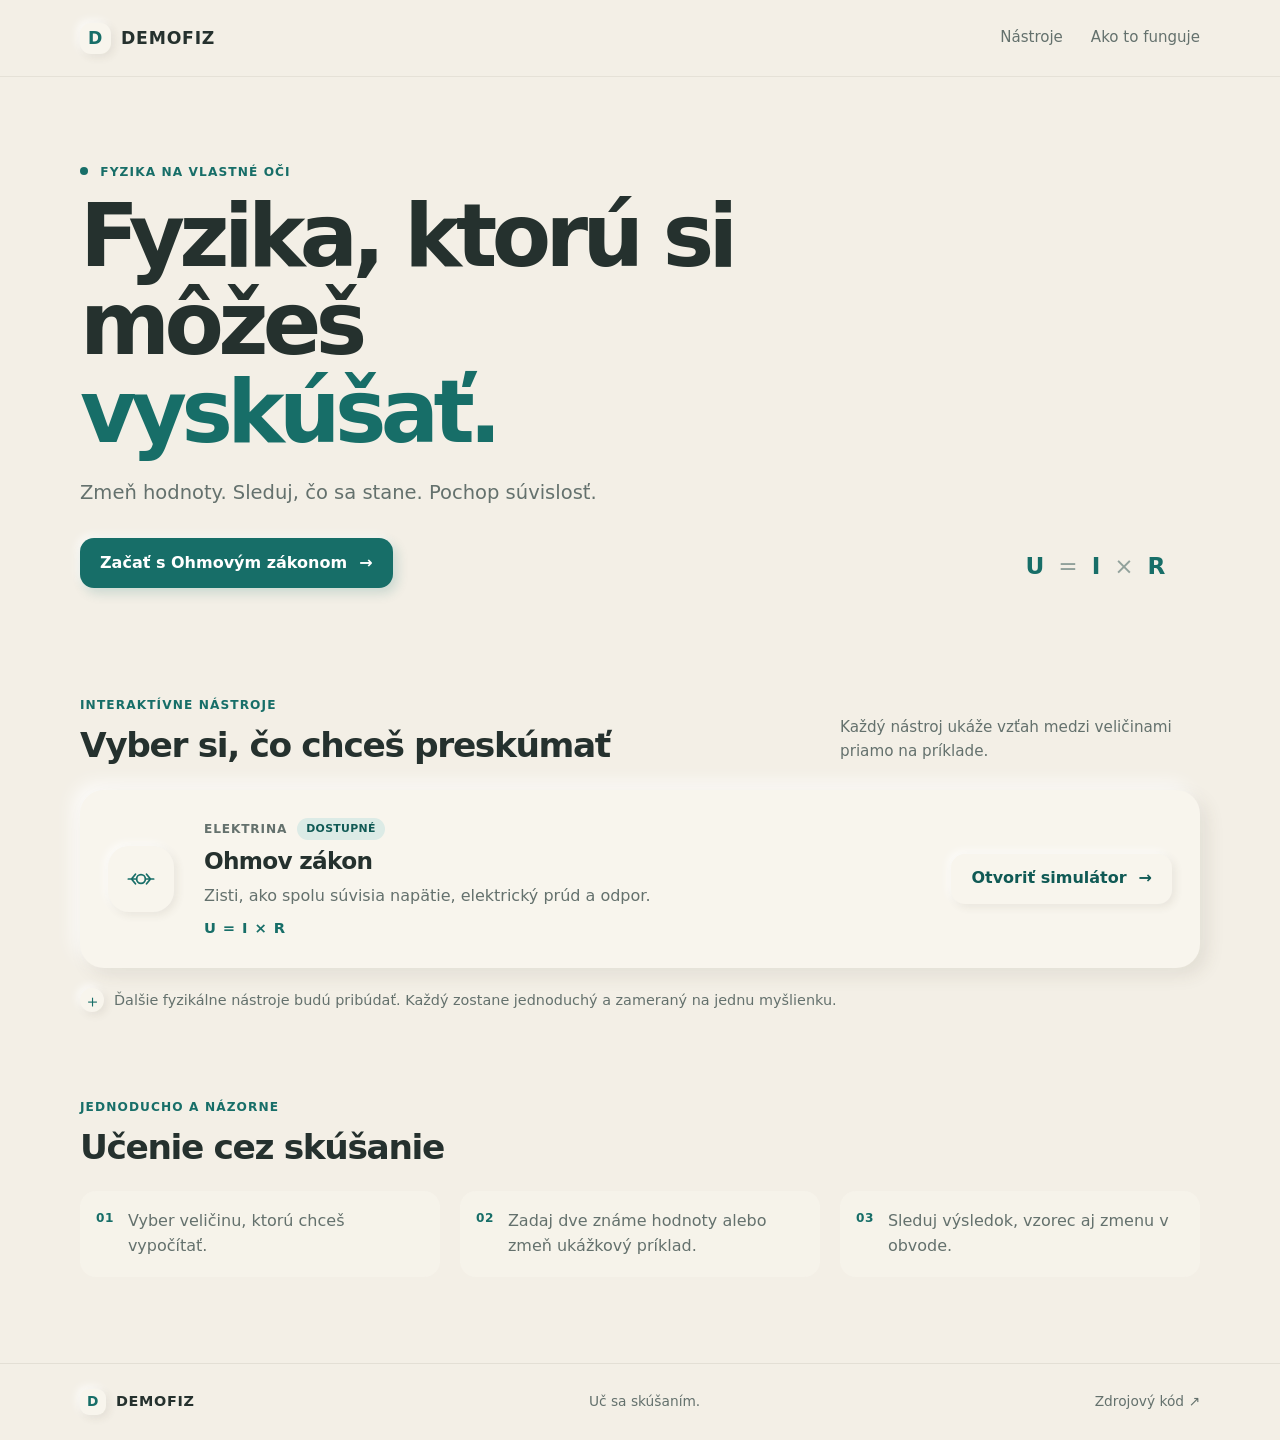
<file: index.html>
<!doctype html>
<html lang="sk">
<head>
  <meta charset="utf-8">
  <meta name="viewport" content="width=device-width, initial-scale=1">
  <meta name="theme-color" content="#f3efe6">
  <title>DEMOFIZ — fyzika, ktorú si môžeš vyskúšať</title>
  <meta name="description" content="Skúšaj fyzikálne zákony na jednoduchých interaktívnych nástrojoch. Začni Ohmovým zákonom: zmeň hodnoty a sleduj, ako sa mení obvod.">
  <link rel="canonical" href="https://maxskachkov.github.io/demofiz/">
  <meta property="og:type" content="website">
  <meta property="og:title" content="DEMOFIZ — fyzika, ktorú si môžeš vyskúšať">
  <meta property="og:description" content="Jednoduché fyzikálne simulátory, ktoré vysvetľujú vzťahy názorne a bez zbytočnej teórie.">
  <meta property="og:url" content="https://maxskachkov.github.io/demofiz/">
  <meta name="twitter:card" content="summary">
  <link rel="icon" type="image/svg+xml" href="./favicon.svg">
  <link rel="stylesheet" href="./styles.css">
</head>
<body>
  <a class="skip-link" href="#main">Preskočiť na obsah</a>
  <header class="site-header">
    <div class="header-inner">
      <a class="brand" href="./" aria-label="DEMOFIZ — domov">
        <span class="brand-mark" aria-hidden="true">D</span><span>DEMOFIZ</span>
      </a>
      <nav class="site-nav" aria-label="Hlavná navigácia">
        <a href="#nastroje">Nástroje</a>
        <a href="#ako-to-funguje">Ako to funguje</a>
      </nav>
    </div>
  </header>

  <main id="main" class="page-shell">
    <section class="hero" aria-labelledby="hero-title">
      <p class="eyebrow"><span class="eyebrow-dot" aria-hidden="true"></span> Fyzika na vlastné oči</p>
      <h1 id="hero-title">Fyzika, ktorú si môžeš <span>vyskúšať.</span></h1>
      <p class="hero-copy">Zmeň hodnoty. Sleduj, čo sa stane. Pochop súvislosť.</p>
      <a class="button button-primary" href="./ohmov-zakon.html">
        Začať s Ohmovým zákonom <span aria-hidden="true">→</span>
      </a>
      <div class="hero-formula" aria-label="Vzorec Ohmovho zákona: napätie sa rovná prúdu krát odpor">
        <span>U</span><span class="operator">=</span><span>I</span><span class="operator">×</span><span>R</span>
      </div>
    </section>

    <section id="nastroje" class="section-block" aria-labelledby="tools-title">
      <div class="section-heading">
        <div>
          <p class="eyebrow">Interaktívne nástroje</p>
          <h2 id="tools-title">Vyber si, čo chceš preskúmať</h2>
        </div>
        <p class="section-note">Každý nástroj ukáže vzťah medzi veličinami priamo na príklade.</p>
      </div>

      <article class="tool-card">
        <div class="tool-icon" aria-hidden="true">
          <svg viewBox="0 0 48 48" fill="none">
            <path d="M8 24h9m14 0h9M17 18l-5 6 5 6M31 18l5 6-5 6" stroke="currentColor" stroke-width="2.2" stroke-linecap="round" stroke-linejoin="round"/>
            <circle cx="24" cy="24" r="5.5" stroke="currentColor" stroke-width="2.2"/>
          </svg>
        </div>
        <div class="tool-copy">
          <p class="tool-category">Elektrina <span class="status-pill">Dostupné</span></p>
          <h3>Ohmov zákon</h3>
          <p>Zisti, ako spolu súvisia napätie, elektrický prúd a odpor.</p>
          <div class="tool-equation" aria-label="U sa rovná I krát R">U = I × R</div>
        </div>
        <a class="button button-secondary" href="./ohmov-zakon.html">Otvoriť simulátor <span aria-hidden="true">→</span></a>
      </article>
      <p class="coming-note"><span aria-hidden="true">＋</span> Ďalšie fyzikálne nástroje budú pribúdať. Každý zostane jednoduchý a zameraný na jednu myšlienku.</p>
    </section>

    <section id="ako-to-funguje" class="section-block learning-block" aria-labelledby="learning-title">
      <div class="section-heading">
        <div>
          <p class="eyebrow">Jednoducho a názorne</p>
          <h2 id="learning-title">Učenie cez skúšanie</h2>
        </div>
      </div>
      <ol class="steps">
        <li><span class="step-number">01</span><span>Vyber veličinu, ktorú chceš vypočítať.</span></li>
        <li><span class="step-number">02</span><span>Zadaj dve známe hodnoty alebo zmeň ukážkový príklad.</span></li>
        <li><span class="step-number">03</span><span>Sleduj výsledok, vzorec aj zmenu v obvode.</span></li>
      </ol>
    </section>
  </main>

  <footer class="site-footer">
    <div class="footer-inner">
      <a class="brand brand-small" href="./"><span class="brand-mark" aria-hidden="true">D</span><span>DEMOFIZ</span></a>
      <p>Uč sa skúšaním.</p>
      <a class="footer-link" href="https://github.com/MaxSkachkov/demofiz">Zdrojový kód <span aria-hidden="true">↗</span></a>
    </div>
  </footer>
</body>
</html>
</file>
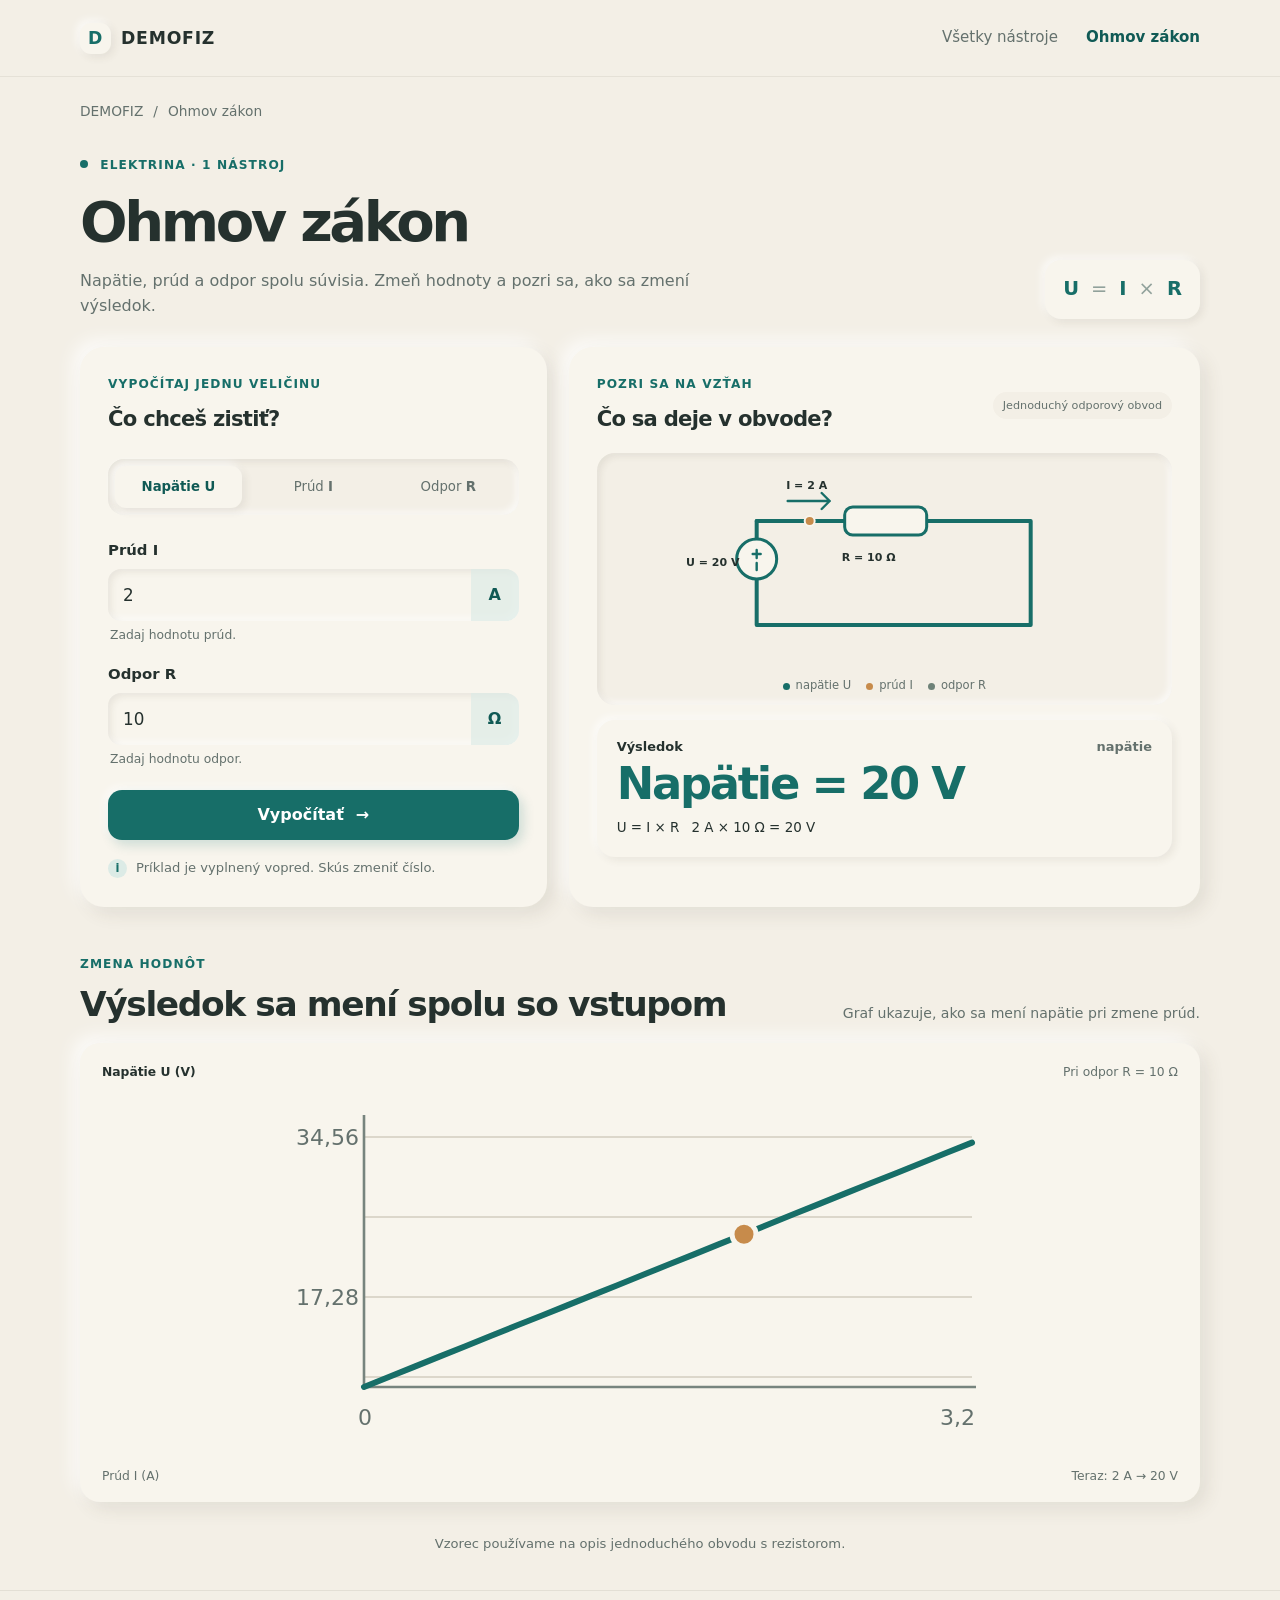
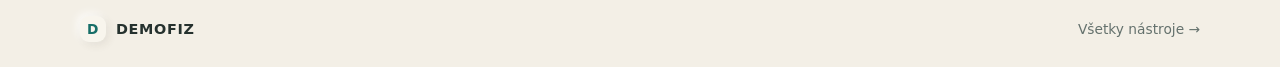
<file: ohmov-zakon.html>
<!doctype html>
<html lang="sk">
<head>
  <meta charset="utf-8">
  <meta name="viewport" content="width=device-width, initial-scale=1">
  <meta name="theme-color" content="#f3efe6">
  <title>Ohmov zákon — DEMOFIZ</title>
  <meta name="description" content="Interaktívny simulátor Ohmovho zákona. Vypočítaj napätie, prúd alebo odpor a sleduj, ako sa hodnoty prejavia v elektrickom obvode.">
  <link rel="canonical" href="https://maxskachkov.github.io/demofiz/ohmov-zakon.html">
  <meta property="og:type" content="website">
  <meta property="og:title" content="Ohmov zákon — DEMOFIZ">
  <meta property="og:description" content="Zmeň hodnoty a názorne preskúmaj vzťah medzi napätím, prúdom a odporom.">
  <meta property="og:url" content="https://maxskachkov.github.io/demofiz/ohmov-zakon.html">
  <meta name="twitter:card" content="summary">
  <link rel="icon" type="image/svg+xml" href="./favicon.svg">
  <link rel="stylesheet" href="./styles.css">
  <script src="./app.js" defer></script>
</head>
<body>
  <a class="skip-link" href="#main">Preskočiť na obsah</a>
  <header class="site-header">
    <div class="header-inner">
      <a class="brand" href="./" aria-label="DEMOFIZ — domov">
        <span class="brand-mark" aria-hidden="true">D</span><span>DEMOFIZ</span>
      </a>
      <nav class="site-nav" aria-label="Navigácia">
        <a href="./">Všetky nástroje</a>
        <span class="nav-current" aria-current="page">Ohmov zákon</span>
      </nav>
    </div>
  </header>

  <main id="main" class="page-shell calculator-page">
    <nav class="breadcrumbs" aria-label="Drobčeková navigácia">
      <a href="./">DEMOFIZ</a><span aria-hidden="true">/</span><span aria-current="page">Ohmov zákon</span>
    </nav>

    <section class="calculator-intro">
      <p class="eyebrow"><span class="eyebrow-dot" aria-hidden="true"></span> Elektrina · 1 nástroj</p>
      <h1>Ohmov zákon</h1>
      <p>Napätie, prúd a odpor spolu súvisia. Zmeň hodnoty a pozri sa, ako sa zmení výsledok.</p>
      <div class="formula-banner" aria-label="Napätie U sa rovná prúdu I krát odporu R">
        <span>U</span><span class="operator">=</span><span>I</span><span class="operator">×</span><span>R</span>
      </div>
    </section>

    <section class="simulator" aria-label="Simulátor Ohmovho zákona">
      <div class="control-panel">
        <div class="panel-title">
          <p class="eyebrow">Vypočítaj jednu veličinu</p>
          <h2>Čo chceš zistiť?</h2>
        </div>
        <div class="mode-switch" role="group" aria-label="Vyber veličinu na výpočet">
          <button type="button" class="mode-button is-active" data-mode="U" aria-pressed="true">Napätie <span>U</span></button>
          <button type="button" class="mode-button" data-mode="I" aria-pressed="false">Prúd <span>I</span></button>
          <button type="button" class="mode-button" data-mode="R" aria-pressed="false">Odpor <span>R</span></button>
        </div>

        <form id="calculator-form" novalidate>
          <div class="field">
            <label id="label-a" for="value-a">Prúd I</label>
            <div class="input-wrap">
              <input id="value-a" name="value-a" type="number" min="0" step="any" inputmode="decimal" value="2" autocomplete="off" aria-describedby="hint-a">
              <span id="unit-a" class="input-unit" aria-hidden="true">A</span>
            </div>
            <p id="hint-a" class="field-hint">Zadaj hodnotu prúdu.</p>
          </div>
          <div class="field">
            <label id="label-b" for="value-b">Odpor R</label>
            <div class="input-wrap">
              <input id="value-b" name="value-b" type="number" min="0" step="any" inputmode="decimal" value="10" autocomplete="off" aria-describedby="hint-b">
              <span id="unit-b" class="input-unit" aria-hidden="true">Ω</span>
            </div>
            <p id="hint-b" class="field-hint">Zadaj hodnotu odporu.</p>
          </div>
          <button class="button button-primary calculate-button" type="submit">Vypočítať <span aria-hidden="true">→</span></button>
        </form>
        <p class="example-note"><span aria-hidden="true">i</span> Príklad je vyplnený vopred. Skús zmeniť číslo.</p>
      </div>

      <div class="visual-panel">
        <div class="panel-heading">
          <div>
            <p class="eyebrow">Pozri sa na vzťah</p>
            <h2>Čo sa deje v obvode?</h2>
          </div>
          <span class="visual-tag">Jednoduchý odporový obvod</span>
        </div>

        <div class="circuit-card">
          <svg class="circuit-svg" viewBox="0 0 440 210" role="img" aria-labelledby="circuit-title circuit-desc">
            <title id="circuit-title">Schéma jednoduchého elektrického obvodu</title>
            <desc id="circuit-desc">Zdroj napätia, vodiče a rezistor. Smer prúdu je vyznačený šípkou.</desc>
            <path class="circuit-wire" d="M92 54H180M262 54H366V158H92V112"/>
            <path class="circuit-wire" d="M92 54V72"/>
            <rect class="resistor" x="180" y="40" width="82" height="28" rx="8"/>
            <circle class="source-circle" cx="92" cy="92" r="20"/>
            <path class="source-mark" d="M92 83v8m-4-4h8m-4 9v7"/>
            <path class="current-arrow" d="M123 34h42m-8-8 8 8-8 8"/>
            <text id="circuit-current" class="diagram-label" x="142" y="22">I = 2 A</text>
            <text id="circuit-resistance" class="diagram-label" x="204" y="94">R = 10 Ω</text>
            <text id="circuit-voltage" class="diagram-label" x="48" y="99">U = 20 V</text>
            <circle id="current-dot" class="current-dot" cx="145" cy="54" r="5"/>
          </svg>
          <div class="circuit-legend"><span><i class="legend-dot legend-voltage"></i> napätie U</span><span><i class="legend-dot legend-current"></i> prúd I</span><span><i class="legend-dot legend-resistance"></i> odpor R</span></div>
        </div>

        <div class="result-card" aria-live="polite" aria-atomic="true">
          <div class="result-top"><span>Výsledok</span><span id="result-unit-label">napätie</span></div>
          <p id="result-value" class="result-value">20 V</p>
          <p id="result-working" class="result-working">U = I × R <span>2 A × 10 Ω = 20 V</span></p>
          <p id="error-message" class="error-message" role="status" hidden></p>
        </div>
      </div>
    </section>

    <section class="graph-section" aria-labelledby="graph-title">
      <div class="graph-heading">
        <div><p class="eyebrow">Zmena hodnôt</p><h2 id="graph-title">Výsledok sa mení spolu so vstupom</h2></div>
        <p id="graph-description" class="graph-description">Graf ukazuje, ako sa mení napätie pri rôznom prúde a rovnakom odpore.</p>
      </div>
      <div class="graph-card">
        <div class="graph-meta"><span id="graph-y-name">Napätie U (V)</span><span id="graph-fixed">Pri odpore R = 10 Ω</span></div>
        <svg id="relationship-graph" class="relationship-graph" viewBox="0 0 360 190" role="img" aria-label="Graf závislosti napätia od prúdu">
          <line class="graph-grid" x1="42" y1="25" x2="346" y2="25"/><line class="graph-grid" x1="42" y1="65" x2="346" y2="65"/><line class="graph-grid" x1="42" y1="105" x2="346" y2="105"/><line class="graph-grid" x1="42" y1="145" x2="346" y2="145"/>
          <line class="graph-axis" x1="42" y1="14" x2="42" y2="150"/><line class="graph-axis" x1="42" y1="150" x2="348" y2="150"/>
          <path id="graph-line" class="graph-line" d="M42 145 L346 25"/>
          <circle id="graph-point" class="graph-point" cx="144" cy="105" r="6"/>
          <text id="graph-y-max" class="graph-tick" x="8" y="29">20</text><text id="graph-y-mid" class="graph-tick" x="8" y="109">10</text><text class="graph-tick" x="39" y="169">0</text><text id="graph-x-max" class="graph-tick" x="330" y="169">4</text>
        </svg>
        <div class="graph-x-label"><span id="graph-x-name">Prúd I (A)</span><span id="graph-current-point">Teraz: 2 A → 20 V</span></div>
      </div>
    </section>

    <p class="simple-note">Vzorec používame na opis jednoduchého obvodu s rezistorom.</p>
  </main>

  <footer class="site-footer">
    <div class="footer-inner">
      <a class="brand brand-small" href="./"><span class="brand-mark" aria-hidden="true">D</span><span>DEMOFIZ</span></a>
      <a class="footer-link" href="./">Všetky nástroje <span aria-hidden="true">→</span></a>
    </div>
  </footer>
</body>
</html>
</file>
<file: styles.css>
:root {
  color-scheme: light;
  --page: #f3efe6;
  --surface: #f8f5ed;
  --surface-deep: #eee9de;
  --ink: #25312e;
  --muted: #64716d;
  --line: #ddd7ca;
  --accent: #176e68;
  --accent-deep: #105a55;
  --accent-soft: #dcebe6;
  --danger: #9d463c;
  --shadow-raised: 7px 7px 18px rgba(74, 64, 45, .10), -7px -7px 18px rgba(255,255,255,.78);
  --shadow-small: 3px 3px 9px rgba(74, 64, 45, .09), -3px -3px 9px rgba(255,255,255,.74);
  --shadow-inset: inset 3px 3px 7px rgba(74, 64, 45, .09), inset -3px -3px 7px rgba(255,255,255,.7);
  --radius-card: 24px;
  --radius-control: 14px;
  --content: 1120px;
  font-family: Inter, ui-sans-serif, system-ui, -apple-system, BlinkMacSystemFont, "Segoe UI", sans-serif;
  font-synthesis: none;
  text-rendering: optimizeLegibility;
}
* { box-sizing: border-box; }
html { scroll-behavior: smooth; }
body { margin: 0; background: var(--page); color: var(--ink); line-height: 1.55; }
a { color: inherit; }
button, input { font: inherit; }
button { color: inherit; }
:focus-visible { outline: 3px solid #237f77; outline-offset: 3px; }
.skip-link { position: absolute; top: -60px; left: 16px; z-index: 20; padding: 10px 14px; border-radius: 8px; background: var(--ink); color: white; }
.skip-link:focus { top: 12px; }
.site-header { border-bottom: 1px solid rgba(91, 83, 64, .09); }
.header-inner, .footer-inner { width: min(100% - 48px, var(--content)); margin: auto; display: flex; align-items: center; justify-content: space-between; min-height: 76px; }
.brand { display: inline-flex; align-items: center; gap: 10px; text-decoration: none; font-weight: 780; letter-spacing: .045em; font-size: 1.08rem; }
.brand-mark { width: 31px; height: 31px; display: grid; place-items: center; border-radius: 11px; color: var(--accent); background: var(--surface); box-shadow: var(--shadow-small); font-weight: 800; }
.site-nav { display: flex; gap: 28px; align-items: center; color: var(--muted); font-size: .94rem; }
.site-nav a, .footer-link { text-decoration: none; }
.site-nav a:hover, .footer-link:hover { color: var(--accent); }
.nav-current { color: var(--accent-deep); font-weight: 650; }
.page-shell { width: min(100% - 48px, var(--content)); margin: 0 auto; }
.hero { min-height: 420px; padding: 86px 0 76px; position: relative; }
.eyebrow { margin: 0 0 10px; color: var(--accent); font-size: .76rem; font-weight: 750; letter-spacing: .09em; text-transform: uppercase; }
.eyebrow-dot { display: inline-block; width: 8px; height: 8px; margin-right: 7px; vertical-align: 1px; border-radius: 50%; background: var(--accent); }
.hero h1 { max-width: 720px; margin: 0; font-size: clamp(2.7rem, 7vw, 5.4rem); line-height: 1.02; letter-spacing: -.065em; font-weight: 760; }
.hero h1 span { color: var(--accent); }
.hero-copy { margin: 22px 0 30px; color: var(--muted); font-size: clamp(1rem, 2vw, 1.22rem); }
.button { display: inline-flex; align-items: center; justify-content: center; gap: 12px; min-height: 50px; padding: 0 20px; border: 0; border-radius: var(--radius-control); text-decoration: none; font-weight: 680; transition: background-color .18s ease, transform .18s ease, box-shadow .18s ease; cursor: pointer; }
.button:hover { transform: translateY(-1px); }
.button-primary { color: #fff; background: var(--accent); box-shadow: 4px 5px 12px rgba(23,110,104,.19), -3px -3px 8px rgba(255,255,255,.72); }
.button-primary:hover { background: var(--accent-deep); }
.button-secondary { color: var(--accent-deep); background: var(--surface); box-shadow: var(--shadow-small); }
.button-secondary:hover { background: var(--accent-soft); }
.hero-formula { position: absolute; right: 3%; bottom: 80px; display: flex; align-items: center; gap: 13px; color: var(--accent); font-size: 1.45rem; font-weight: 700; letter-spacing: .04em; }
.operator { color: #91a19b; font-weight: 450; }
.section-block { padding: 32px 0 64px; }
.section-heading { display: flex; justify-content: space-between; gap: 28px; align-items: end; margin-bottom: 23px; }
.section-heading h2, .graph-heading h2 { margin: 0; font-size: clamp(1.55rem, 3.2vw, 2.15rem); letter-spacing: -.04em; line-height: 1.2; }
.section-note { max-width: 360px; margin: 0 0 3px; color: var(--muted); font-size: .95rem; }
.tool-card { display: grid; grid-template-columns: 72px 1fr auto; align-items: center; gap: 24px; padding: 28px; border-radius: var(--radius-card); background: var(--surface); box-shadow: var(--shadow-raised); }
.tool-icon { display: grid; place-items: center; width: 66px; height: 66px; border-radius: 21px; color: var(--accent); background: var(--surface); box-shadow: var(--shadow-small); }
.tool-icon svg { width: 38px; }
.tool-category { display: flex; align-items: center; gap: 10px; margin: 0 0 3px; color: var(--muted); font-size: .76rem; font-weight: 690; letter-spacing: .07em; text-transform: uppercase; }
.status-pill { padding: 3px 9px; border-radius: 999px; color: var(--accent-deep); background: var(--accent-soft); font-size: .68rem; letter-spacing: .03em; }
.tool-copy h3 { margin: 0; font-size: 1.45rem; letter-spacing: -.03em; }
.tool-copy > p:not(.tool-category) { margin: 5px 0 8px; color: var(--muted); }
.tool-equation { color: var(--accent); font-size: .92rem; font-weight: 700; letter-spacing: .06em; }
.coming-note { display: flex; gap: 10px; align-items: center; margin: 20px 0 0; color: var(--muted); font-size: .9rem; }
.coming-note > span { display: grid; place-items: center; flex: 0 0 24px; width: 24px; height: 24px; border-radius: 50%; color: var(--accent); background: var(--surface); box-shadow: var(--shadow-small); font-size: 1.05rem; }
.learning-block { padding-top: 22px; }
.steps { display: grid; grid-template-columns: repeat(3, 1fr); gap: 20px; padding: 0; margin: 22px 0 0; list-style: none; }
.steps li { display: flex; gap: 14px; align-items: flex-start; padding: 18px 16px; border-radius: 16px; background: rgba(248,245,237,.62); color: var(--muted); }
.step-number { color: var(--accent); font-size: .76rem; font-weight: 760; letter-spacing: .04em; }
.site-footer { margin-top: 22px; border-top: 1px solid rgba(91,83,64,.1); }
.footer-inner { min-height: 76px; gap: 20px; color: var(--muted); font-size: .86rem; }
.brand-small { color: var(--ink); font-size: .9rem; }
.brand-small .brand-mark { width: 26px; height: 26px; border-radius: 9px; font-size: .86rem; }
.footer-inner p { margin: 0; }
.footer-link { color: var(--muted); }

.calculator-page { padding-top: 24px; }
.breadcrumbs { display: flex; gap: 10px; align-items: center; color: var(--muted); font-size: .86rem; }
.breadcrumbs a { text-decoration: none; }
.breadcrumbs a:hover { color: var(--accent); }
.calculator-intro { display: grid; grid-template-columns: 1fr auto; align-items: end; gap: 8px 32px; padding: 34px 0 28px; }
.calculator-intro .eyebrow, .calculator-intro h1, .calculator-intro > p:not(.eyebrow) { grid-column: 1; }
.calculator-intro h1 { margin: 0; font-size: clamp(2.3rem, 5vw, 3.5rem); line-height: 1.05; letter-spacing: -.06em; }
.calculator-intro > p:not(.eyebrow) { max-width: 640px; margin: 9px 0 0; color: var(--muted); }
.formula-banner { display: flex; align-items: center; gap: 12px; padding: 14px 18px; border-radius: 16px; background: var(--surface); box-shadow: var(--shadow-small); color: var(--accent); font-size: 1.22rem; font-weight: 750; }
.simulator { display: grid; grid-template-columns: minmax(300px, .85fr) minmax(0, 1.15fr); gap: 22px; align-items: stretch; }
.control-panel, .visual-panel { padding: 28px; border-radius: var(--radius-card); background: var(--surface); box-shadow: var(--shadow-raised); }
.panel-title h2, .panel-heading h2 { margin: 0; font-size: 1.32rem; letter-spacing: -.035em; }
.mode-switch { display: grid; grid-template-columns: repeat(3, 1fr); gap: 8px; padding: 7px; margin: 23px 0 24px; border-radius: 16px; background: var(--page); box-shadow: var(--shadow-inset); }
.mode-button { min-height: 42px; padding: 6px 5px; border: 0; border-radius: 11px; background: transparent; color: var(--muted); font-size: .83rem; cursor: pointer; }
.mode-button span { font-weight: 750; }
.mode-button:hover { color: var(--accent-deep); }
.mode-button.is-active { background: var(--surface); color: var(--accent-deep); box-shadow: var(--shadow-small); font-weight: 730; }
.field { margin: 0 0 18px; }
.field label { display: block; margin-bottom: 7px; font-size: .93rem; font-weight: 650; }
.input-wrap { display: flex; align-items: center; min-height: 52px; overflow: hidden; border-radius: 13px; background: var(--surface); box-shadow: var(--shadow-inset); }
.input-wrap input { width: 100%; min-width: 0; min-height: 52px; padding: 0 15px; border: 0; outline: 0; background: transparent; color: var(--ink); font-size: 1.05rem; font-variant-numeric: tabular-nums; }
.input-wrap:focus-within { box-shadow: var(--shadow-inset), 0 0 0 2px var(--accent); }
.input-unit { display: grid; place-items: center; align-self: stretch; min-width: 48px; padding: 0 10px; color: var(--accent-deep); background: rgba(220,235,230,.65); font-weight: 680; }
.field-hint { margin: 5px 2px 0; color: var(--muted); font-size: .77rem; }
.calculate-button { width: 100%; margin-top: 3px; }
.example-note { display: flex; gap: 9px; align-items: center; margin: 18px 0 0; color: var(--muted); font-size: .82rem; }
.example-note span { display: grid; place-items: center; flex: 0 0 19px; height: 19px; border-radius: 50%; color: var(--accent); background: var(--accent-soft); font-size: .72rem; font-weight: 750; }
.panel-heading { display: flex; justify-content: space-between; align-items: center; gap: 16px; margin-bottom: 17px; }
.visual-tag { padding: 5px 10px; border-radius: 999px; color: var(--muted); background: var(--page); font-size: .7rem; white-space: nowrap; }
.circuit-card { padding: 14px 14px 10px; border-radius: 18px; background: var(--page); box-shadow: var(--shadow-inset); }
.circuit-svg { display: block; width: 100%; height: auto; max-height: 210px; }
.circuit-wire { fill: none; stroke: var(--accent); stroke-width: 4; stroke-linecap: round; stroke-linejoin: round; }
.resistor { fill: var(--surface); stroke: var(--accent); stroke-width: 3; }
.source-circle { fill: var(--surface); stroke: var(--accent); stroke-width: 3; }
.source-mark, .current-arrow { fill: none; stroke: var(--accent); stroke-width: 2.4; stroke-linecap: round; stroke-linejoin: round; }
.diagram-label { fill: var(--ink); font: 600 11px ui-sans-serif, system-ui, sans-serif; text-anchor: middle; }
.current-dot { fill: #c78b4b; stroke: var(--surface); stroke-width: 2; }
.circuit-legend { display: flex; flex-wrap: wrap; justify-content: center; gap: 15px; color: var(--muted); font-size: .72rem; }
.circuit-legend span { display: inline-flex; align-items: center; gap: 6px; }
.legend-dot { width: 7px; height: 7px; border-radius: 50%; background: var(--accent); }
.legend-current { background: #c78b4b; }
.legend-resistance { background: #6e8278; }
.result-card { margin-top: 15px; padding: 17px 20px 18px; border-radius: 18px; background: var(--surface); box-shadow: var(--shadow-small); }
.result-top { display: flex; justify-content: space-between; gap: 12px; color: var(--muted); font-size: .81rem; font-weight: 630; }
.result-top span:first-child { color: var(--ink); }
.result-value { margin: 1px 0 0; color: var(--accent); font-size: clamp(2rem, 4vw, 2.8rem); font-weight: 780; line-height: 1.18; letter-spacing: -.05em; font-variant-numeric: tabular-nums; }
.result-working { display: flex; flex-wrap: wrap; gap: 7px 12px; margin: 7px 0 0; color: var(--muted); font-size: .84rem; }
.result-working span { color: var(--ink); }
.error-message { margin: 10px 0 0; color: var(--danger); font-size: .88rem; }
.graph-section { padding: 48px 0 18px; }
.graph-heading { display: flex; justify-content: space-between; align-items: end; gap: 24px; margin-bottom: 18px; }
.graph-description { max-width: 390px; margin: 0; color: var(--muted); font-size: .88rem; }
.graph-card { padding: 20px 22px 16px; border-radius: 20px; background: var(--surface); box-shadow: var(--shadow-raised); }
.graph-meta, .graph-x-label { display: flex; justify-content: space-between; gap: 12px; color: var(--muted); font-size: .77rem; }
.graph-meta span:first-child { color: var(--ink); font-weight: 670; }
.relationship-graph { display: block; width: min(100%, 720px); height: auto; margin: 5px auto 0; overflow: visible; }
.graph-grid { stroke: #dcd7cb; stroke-width: 1; }
.graph-axis { stroke: #77847e; stroke-width: 1.3; }
.graph-line { fill: none; stroke: var(--accent); stroke-width: 3; stroke-linecap: round; stroke-linejoin: round; }
.graph-point { fill: #c78b4b; stroke: var(--surface); stroke-width: 2.5; }
.graph-tick { fill: var(--muted); font: 11px ui-sans-serif, system-ui, sans-serif; }
.graph-current-point { color: var(--accent-deep); font-weight: 660; }
.simple-note { margin: 14px 0 36px; color: var(--muted); font-size: .82rem; text-align: center; }
[hidden] { display: none !important; }
@media (max-width: 760px) {
  .header-inner, .footer-inner, .page-shell { width: min(100% - 32px, var(--content)); }
  .header-inner { min-height: 66px; }
  .site-nav { gap: 15px; font-size: .82rem; }
  .hero { min-height: auto; padding: 66px 0 56px; }
  .hero h1 { max-width: 580px; }
  .hero-formula { position: static; margin-top: 30px; }
  .section-block { padding-bottom: 46px; }
  .section-heading, .graph-heading { align-items: flex-start; flex-direction: column; gap: 10px; }
  .tool-card { grid-template-columns: 58px 1fr; gap: 14px; padding: 20px; }
  .tool-icon { width: 54px; height: 54px; border-radius: 17px; }
  .tool-card > .button { grid-column: 1 / -1; width: 100%; }
  .steps { grid-template-columns: 1fr; gap: 9px; }
  .calculator-intro { grid-template-columns: 1fr; }
  .calculator-intro .eyebrow, .calculator-intro h1, .calculator-intro > p:not(.eyebrow) { grid-column: 1; }
  .formula-banner { justify-self: start; margin-top: 16px; }
  .simulator { grid-template-columns: 1fr; }
  .control-panel, .visual-panel { padding: 21px; }
  .graph-description { max-width: none; }
}
@media (max-width: 430px) {
  .site-nav a:first-child { display: none; }
  .brand { font-size: .98rem; }
  .hero { padding-top: 50px; }
  .hero h1 { font-size: 2.75rem; }
  .tool-copy h3 { font-size: 1.24rem; }
  .panel-heading { align-items: flex-start; flex-direction: column; }
  .visual-tag { white-space: normal; }
  .mode-button { font-size: .78rem; }
  .graph-card { padding: 16px 13px 14px; }
  .graph-meta, .graph-x-label { font-size: .7rem; }
  .footer-inner { flex-wrap: wrap; padding: 17px 0; }
  .footer-inner p { margin-left: auto; }
}
@media (prefers-reduced-motion: reduce) {
  *, *::before, *::after { scroll-behavior: auto !important; transition-duration: .01ms !important; animation-duration: .01ms !important; animation-iteration-count: 1 !important; }
}
</file>
